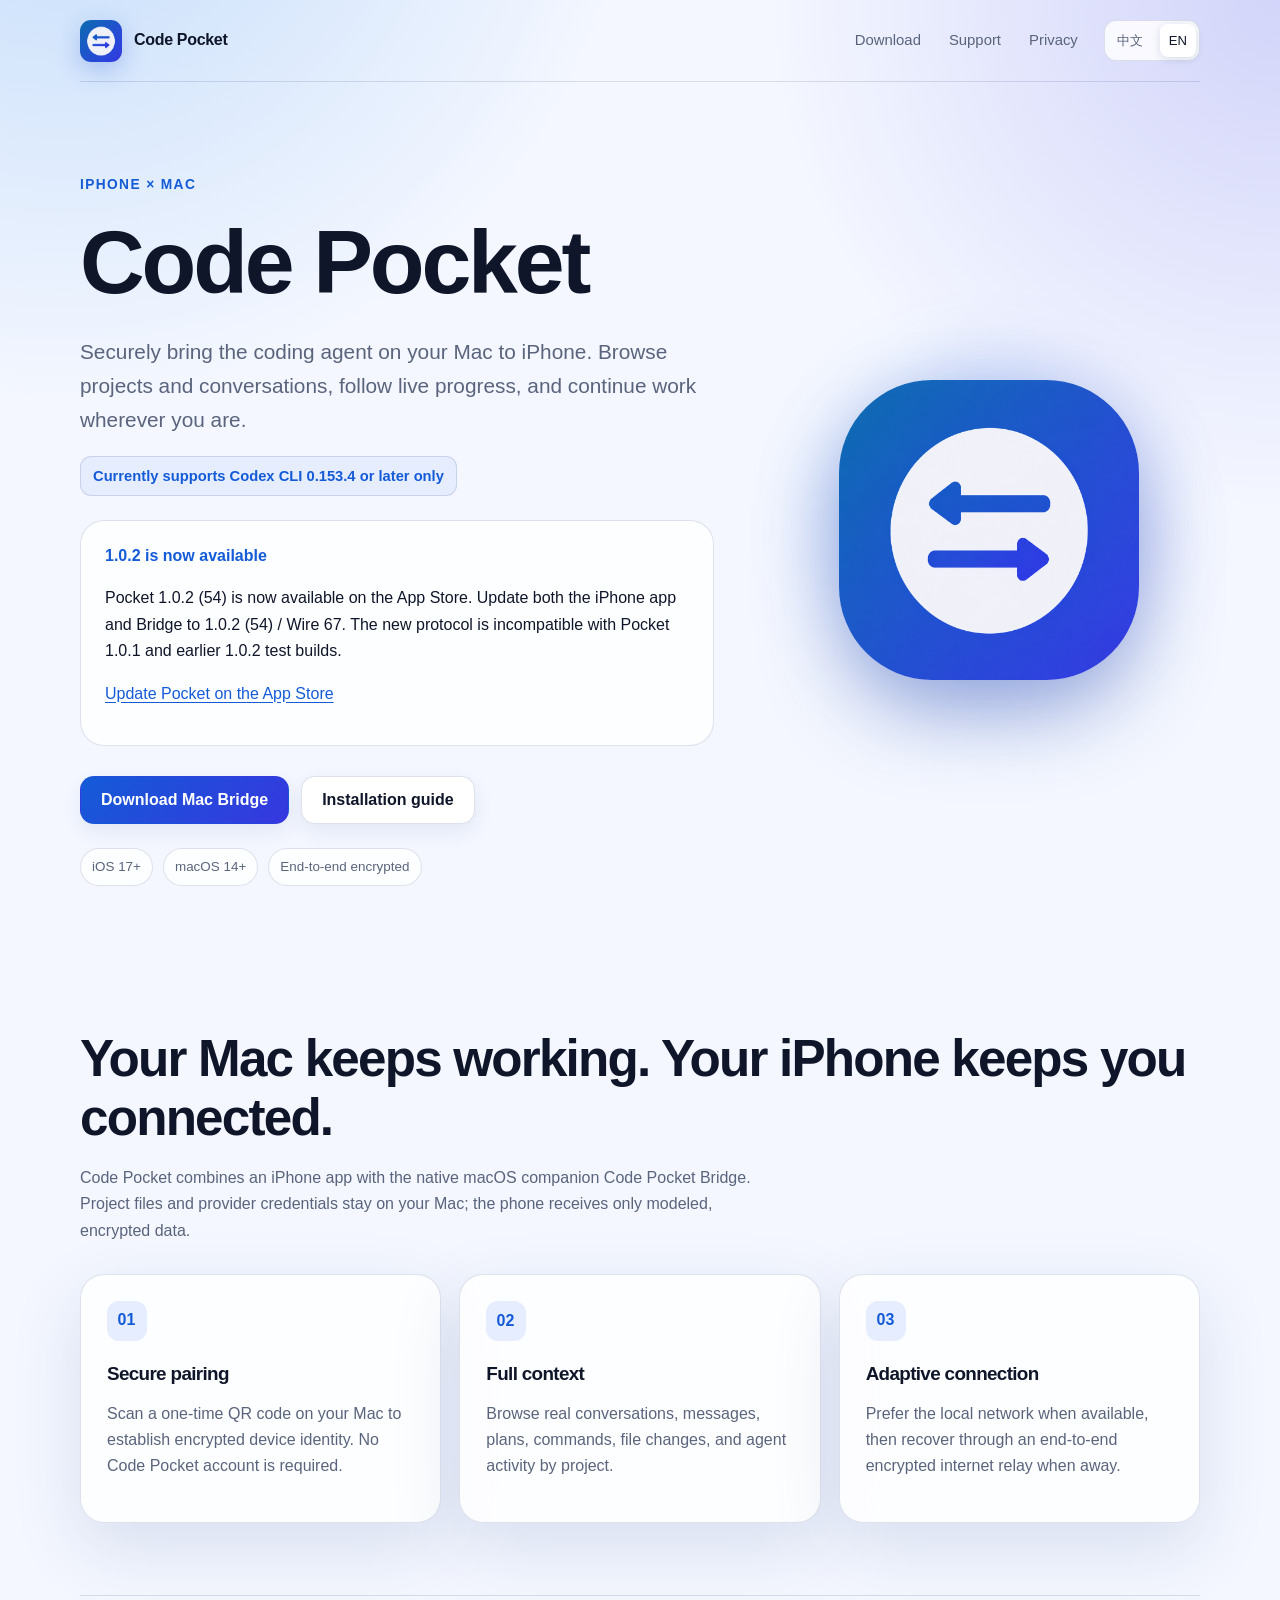
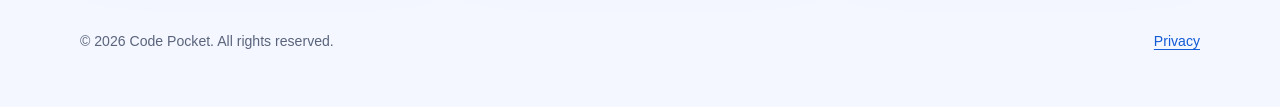
<file: index.html>
<!doctype html>
<html lang="zh-Hans">
<head>
  <meta charset="utf-8">
  <meta name="viewport" content="width=device-width, initial-scale=1">
  <meta name="description" content="Code Pocket securely connects your iPhone to your coding agent on Mac.">
  <link rel="canonical" href="https://hpp20260707.github.io/code-pocket/">
  <meta name="theme-color" content="#145bd7">
  <meta property="og:type" content="website">
  <meta property="og:site_name" content="Code Pocket">
  <meta property="og:title" content="Code Pocket">
  <meta property="og:description" content="Your coding agent, anywhere.">
  <meta property="og:url" content="https://hpp20260707.github.io/code-pocket/">
  <meta property="og:image" content="https://hpp20260707.github.io/code-pocket/og.png">
  <meta name="twitter:card" content="summary_large_image">
  <meta name="twitter:title" content="Code Pocket">
  <meta name="twitter:description" content="Your coding agent, anywhere.">
  <meta name="twitter:image" content="https://hpp20260707.github.io/code-pocket/og.png">
  <title>Code Pocket</title>
  <link rel="icon" href="app-icon.png">
  <link rel="stylesheet" href="styles.css">
  <script src="script.js" defer></script>
</head>
<body>
  <header class="shell site-header">
    <a class="brand-link" href="index.html"><img src="app-icon.png" alt=""><span>Code Pocket</span></a>
    <div class="nav-group">
      <nav class="nav-links" aria-label="Primary navigation">
        <a href="download.html"><span data-lang="zh-Hans">下载</span><span data-lang="en">Download</span></a>
        <a href="support.html"><span data-lang="zh-Hans">支持</span><span data-lang="en">Support</span></a>
        <a href="privacy.html"><span data-lang="zh-Hans">隐私</span><span data-lang="en">Privacy</span></a>
      </nav>
      <div class="language-switch" aria-label="Language">
        <button type="button" data-language-button="zh-Hans">中文</button>
        <button type="button" data-language-button="en">EN</button>
      </div>
    </div>
  </header>

  <main>
    <section class="shell hero">
      <div>
        <p class="eyebrow" data-lang="zh-Hans">iPhone × Mac</p>
        <p class="eyebrow" data-lang="en">iPhone × Mac</p>
        <h1>Code Pocket</h1>
        <p class="lead" data-lang="zh-Hans">把 Mac 上的编码智能体安全带到 iPhone。查看项目与会话、跟进实时进度，并在需要时继续工作。</p>
        <p class="lead" data-lang="en">Securely bring the coding agent on your Mac to iPhone. Browse projects and conversations, follow live progress, and continue work wherever you are.</p>
        <p class="compatibility-note" data-lang="zh-Hans">当前版本仅支持 Codex CLI 0.153.4 或更高版本</p>
        <p class="compatibility-note" data-lang="en">Currently supports Codex CLI 0.153.4 or later only</p>
        <div class="notice"><strong data-lang="zh-Hans">1.0.2 已正式发布</strong><strong data-lang="en">1.0.2 is now available</strong><p data-lang="zh-Hans">Pocket 1.0.2（54）现已在 App Store 上架。请将 iPhone App 与 Bridge 一起升级至 1.0.2（54）/ Wire 67。新协议不兼容 Pocket 1.0.1 或较早的 1.0.2 测试构建。</p><p data-lang="en">Pocket 1.0.2 (54) is now available on the App Store. Update both the iPhone app and Bridge to 1.0.2 (54) / Wire 67. The new protocol is incompatible with Pocket 1.0.1 and earlier 1.0.2 test builds.</p><p><a href="https://apps.apple.com/app/id6806752106" data-lang="zh-Hans">在 App Store 更新 Pocket</a><a href="https://apps.apple.com/app/id6806752106" data-lang="en">Update Pocket on the App Store</a></p></div>
        <div class="hero-actions">
          <a class="button primary" href="https://github.com/hpp20260707/code-pocket/releases/download/bridge-v1.0.2/Code-Pocket-Bridge-1.0.2.dmg" data-lang="zh-Hans">下载 Mac Bridge</a>
          <a class="button primary" href="https://github.com/hpp20260707/code-pocket/releases/download/bridge-v1.0.2/Code-Pocket-Bridge-1.0.2.dmg" data-lang="en">Download Mac Bridge</a>
          <a class="button" href="download.html"><span data-lang="zh-Hans">了解安装方式</span><span data-lang="en">Installation guide</span></a>
        </div>
        <div class="badge-row">
          <span class="badge">iOS 17+</span>
          <span class="badge">macOS 14+</span>
          <span class="badge" data-lang="zh-Hans">端到端加密</span>
          <span class="badge" data-lang="en">End-to-end encrypted</span>
        </div>
      </div>
      <div class="hero-art"><img src="app-icon.png" alt="Code Pocket app icon"></div>
    </section>

    <section class="shell section">
      <h2 data-lang="zh-Hans">你的 Mac 继续工作，iPhone 随时跟进</h2>
      <h2 data-lang="en">Your Mac keeps working. Your iPhone keeps you connected.</h2>
      <p class="section-intro" data-lang="zh-Hans">Code Pocket 由 iPhone App 与独立原生 macOS App「Code Pocket Bridge」组成。项目文件和 Provider 凭据留在 Mac，手机只接收正式建模并经过加密的数据。</p>
      <p class="section-intro" data-lang="en">Code Pocket combines an iPhone app with the native macOS companion Code Pocket Bridge. Project files and provider credentials stay on your Mac; the phone receives only modeled, encrypted data.</p>
      <div class="grid">
        <article class="card"><div class="icon-chip">01</div><h3 data-lang="zh-Hans">安全配对</h3><h3 data-lang="en">Secure pairing</h3><p data-lang="zh-Hans">扫描 Mac 上的一次性二维码，建立设备间加密身份，不创建 Code Pocket 账号。</p><p data-lang="en">Scan a one-time QR code on your Mac to establish encrypted device identity. No Code Pocket account is required.</p></article>
        <article class="card"><div class="icon-chip">02</div><h3 data-lang="zh-Hans">完整上下文</h3><h3 data-lang="en">Full context</h3><p data-lang="zh-Hans">按项目查看真实会话、消息、计划、命令、文件变更和智能体活动。</p><p data-lang="en">Browse real conversations, messages, plans, commands, file changes, and agent activity by project.</p></article>
        <article class="card"><div class="icon-chip">03</div><h3 data-lang="zh-Hans">智能连接</h3><h3 data-lang="en">Adaptive connection</h3><p data-lang="zh-Hans">同一网络优先使用局域网，离开后可通过端到端加密的公网 Relay 恢复连接。</p><p data-lang="en">Prefer the local network when available, then recover through an end-to-end encrypted internet relay when away.</p></article>
      </div>
    </section>
  </main>

  <footer class="shell site-footer">
    <p>© 2026 Code Pocket. All rights reserved.</p>
    <p><a href="privacy.html">Privacy</a></p>
  </footer>
</body>
</html>
</file>
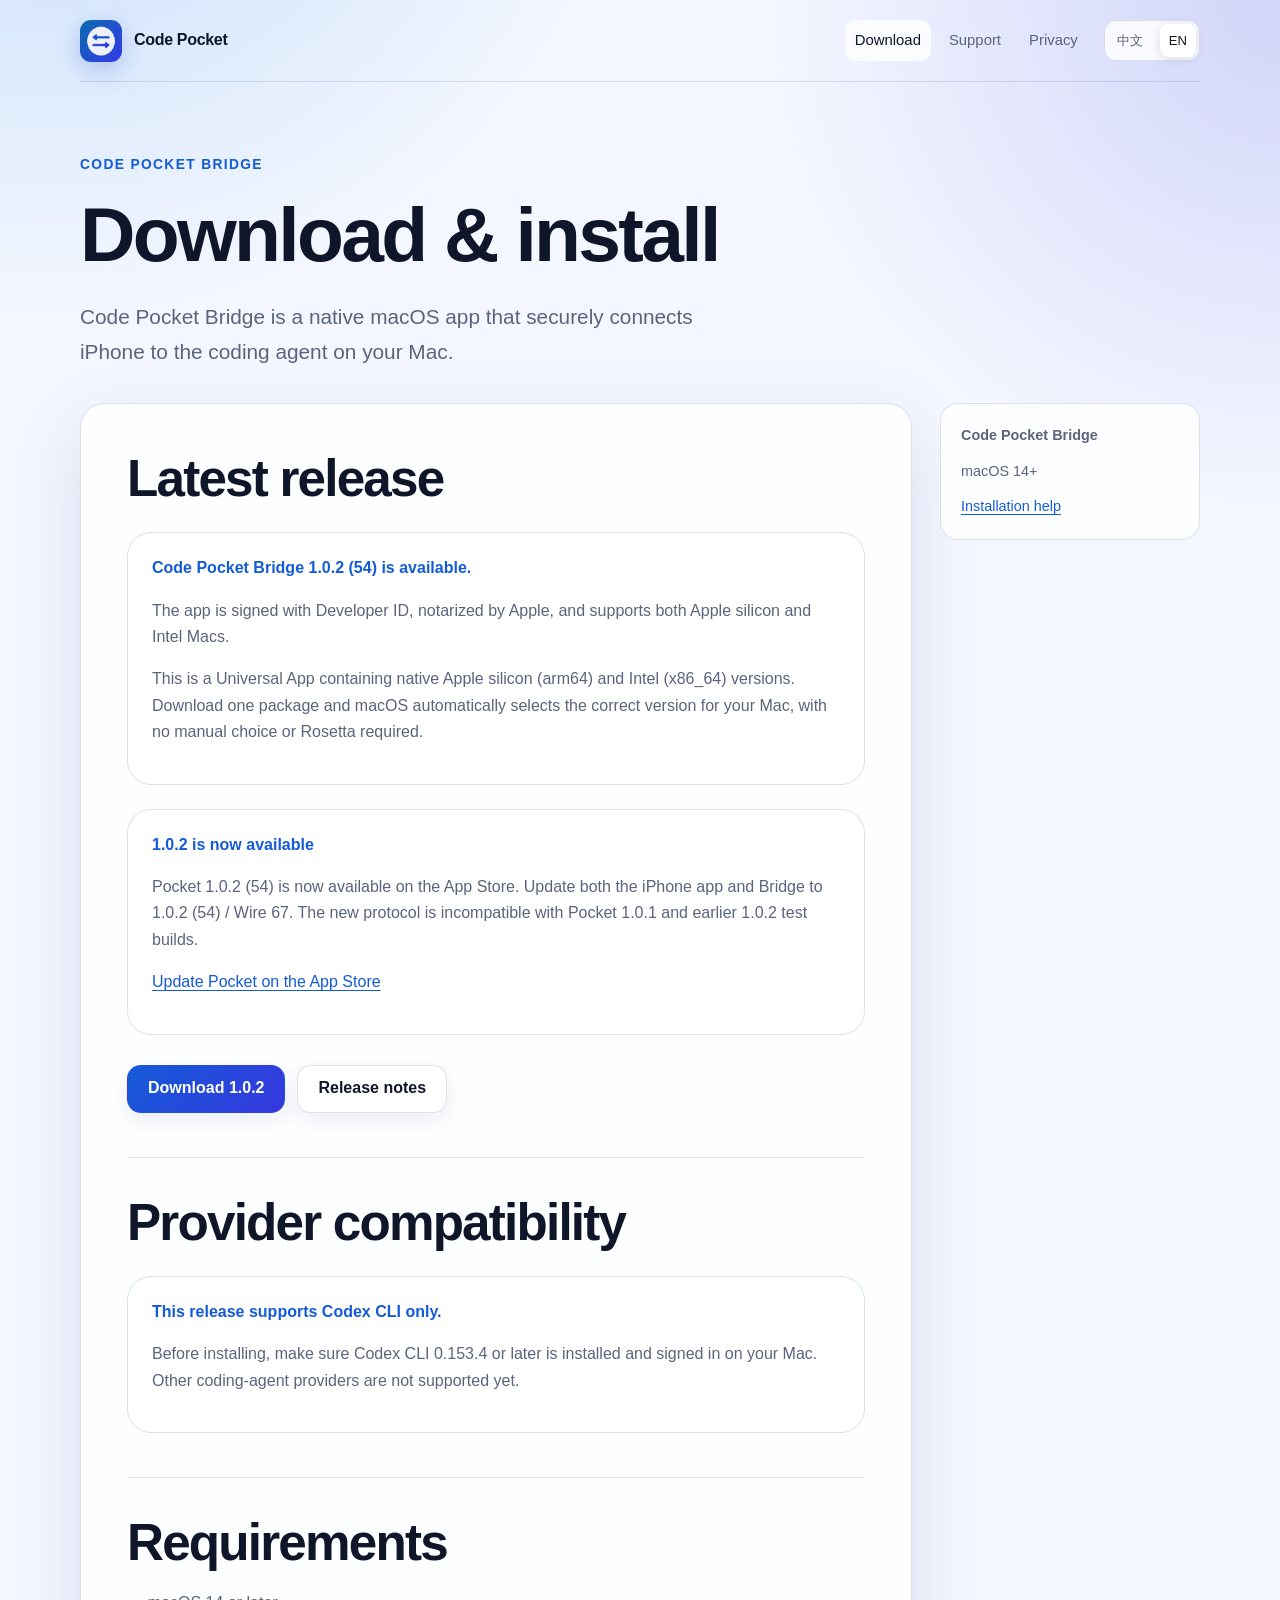
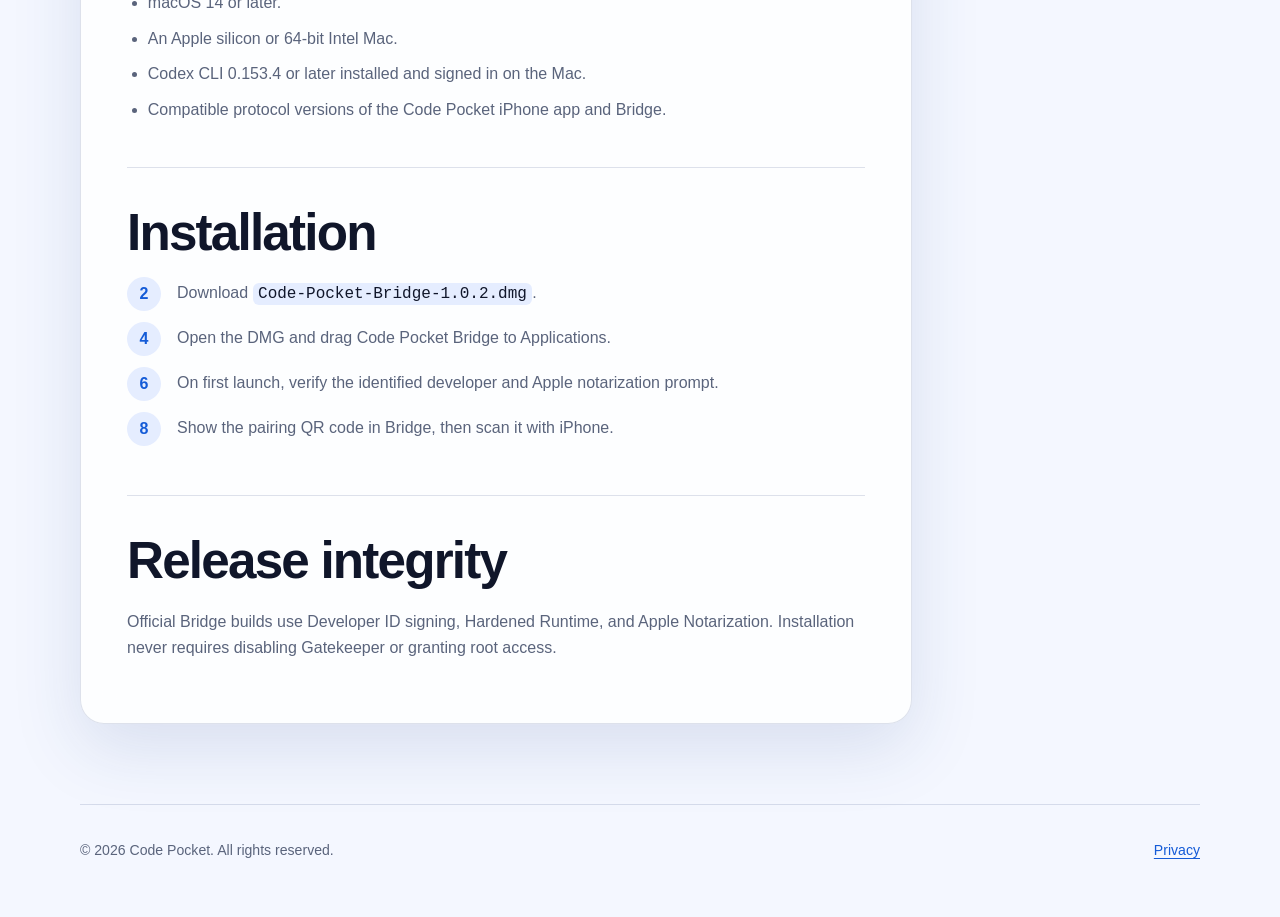
<file: download.html>
<!doctype html>
<html lang="zh-Hans">
<head>
  <meta charset="utf-8">
  <meta name="viewport" content="width=device-width, initial-scale=1">
  <meta name="description" content="Download and install Code Pocket Bridge for macOS.">
  <link rel="canonical" href="https://hpp20260707.github.io/code-pocket/download.html">
  <meta property="og:type" content="website">
  <meta property="og:site_name" content="Code Pocket">
  <meta property="og:title" content="Download Code Pocket Bridge">
  <meta property="og:description" content="Install the native Mac bridge for Code Pocket.">
  <meta property="og:url" content="https://hpp20260707.github.io/code-pocket/download.html">
  <meta property="og:image" content="https://hpp20260707.github.io/code-pocket/og.png">
  <meta name="twitter:card" content="summary_large_image">
  <meta name="twitter:title" content="Download Code Pocket Bridge">
  <meta name="twitter:description" content="Install the native Mac bridge for Code Pocket.">
  <meta name="twitter:image" content="https://hpp20260707.github.io/code-pocket/og.png">
  <title>Download · Code Pocket</title>
  <link rel="icon" href="app-icon.png">
  <link rel="stylesheet" href="styles.css">
  <script src="script.js" defer></script>
</head>
<body>
  <header class="shell site-header">
    <a class="brand-link" href="index.html"><img src="app-icon.png" alt=""><span>Code Pocket</span></a>
    <div class="nav-group">
      <nav class="nav-links" aria-label="Primary navigation"><a href="download.html" aria-current="page"><span data-lang="zh-Hans">下载</span><span data-lang="en">Download</span></a><a href="support.html"><span data-lang="zh-Hans">支持</span><span data-lang="en">Support</span></a><a href="privacy.html"><span data-lang="zh-Hans">隐私</span><span data-lang="en">Privacy</span></a></nav>
      <div class="language-switch" aria-label="Language"><button type="button" data-language-button="zh-Hans">中文</button><button type="button" data-language-button="en">EN</button></div>
    </div>
  </header>
  <main class="shell">
    <section class="page-hero"><p class="eyebrow">Code Pocket Bridge</p><h1 data-lang="zh-Hans">下载与安装</h1><h1 data-lang="en">Download & install</h1><p class="lead" data-lang="zh-Hans">Code Pocket Bridge 是独立原生 macOS App，负责安全连接 iPhone 与你 Mac 上的编码智能体。</p><p class="lead" data-lang="en">Code Pocket Bridge is a native macOS app that securely connects iPhone to the coding agent on your Mac.</p></section>
    <div class="document">
      <article class="document-card">
        <!-- mac-bridge-release:start --><section><h2 data-lang="zh-Hans">最新版本</h2><h2 data-lang="en">Latest release</h2><div class="notice"><strong data-lang="zh-Hans">Code Pocket Bridge 1.0.2（54）已发布。</strong><strong data-lang="en">Code Pocket Bridge 1.0.2 (54) is available.</strong><p data-lang="zh-Hans">安装包已经过 Developer ID 签名与 Apple 公证，支持 Apple Silicon 和 Intel Mac。</p><p data-lang="en">The app is signed with Developer ID, notarized by Apple, and supports both Apple silicon and Intel Macs.</p><p data-lang="zh-Hans">这是一个通用安装包（Universal App），同时包含 Apple Silicon（arm64）和 Intel（x86_64）原生版本。只需下载一次，macOS 会自动选择适合当前 Mac 的版本，无需手动判断芯片类型，也不需要 Rosetta。</p><p data-lang="en">This is a Universal App containing native Apple silicon (arm64) and Intel (x86_64) versions. Download one package and macOS automatically selects the correct version for your Mac, with no manual choice or Rosetta required.</p></div><div class="notice"><strong data-lang="zh-Hans">1.0.2 已正式发布</strong><strong data-lang="en">1.0.2 is now available</strong><p data-lang="zh-Hans">Pocket 1.0.2（54）现已在 App Store 上架。请将 iPhone App 与 Bridge 一起升级至 1.0.2（54）/ Wire 67。新协议不兼容 Pocket 1.0.1 或较早的 1.0.2 测试构建。</p><p data-lang="en">Pocket 1.0.2 (54) is now available on the App Store. Update both the iPhone app and Bridge to 1.0.2 (54) / Wire 67. The new protocol is incompatible with Pocket 1.0.1 and earlier 1.0.2 test builds.</p><p><a href="https://apps.apple.com/app/id6806752106" data-lang="zh-Hans">在 App Store 更新 Pocket</a><a href="https://apps.apple.com/app/id6806752106" data-lang="en">Update Pocket on the App Store</a></p></div><div class="hero-actions"><a class="button primary" href="https://github.com/hpp20260707/code-pocket/releases/download/bridge-v1.0.2/Code-Pocket-Bridge-1.0.2.dmg"><span data-lang="zh-Hans">下载 1.0.2</span><span data-lang="en">Download 1.0.2</span></a><a class="button" href="https://github.com/hpp20260707/code-pocket/releases/tag/bridge-v1.0.2"><span data-lang="zh-Hans">查看版本说明</span><span data-lang="en">Release notes</span></a></div></section><!-- mac-bridge-release:end -->
        <section><h2 data-lang="zh-Hans">Provider 兼容性</h2><h2 data-lang="en">Provider compatibility</h2><div class="notice"><strong data-lang="zh-Hans">当前版本仅支持 Codex CLI。</strong><strong data-lang="en">This release supports Codex CLI only.</strong><p data-lang="zh-Hans">安装前，请确认 Mac 已安装并登录 Codex CLI 0.153.4 或更高版本。其他编码智能体 Provider 暂不支持。</p><p data-lang="en">Before installing, make sure Codex CLI 0.153.4 or later is installed and signed in on your Mac. Other coding-agent providers are not supported yet.</p></div></section>
        <section><h2 data-lang="zh-Hans">系统要求</h2><h2 data-lang="en">Requirements</h2><ul><li data-lang="zh-Hans">macOS 14 或更高版本。</li><li data-lang="en">macOS 14 or later.</li><li data-lang="zh-Hans">Apple Silicon 或 64 位 Intel Mac。</li><li data-lang="en">An Apple silicon or 64-bit Intel Mac.</li><li data-lang="zh-Hans">Mac 上已安装并登录 Codex CLI 0.153.4 或更高版本。</li><li data-lang="en">Codex CLI 0.153.4 or later installed and signed in on the Mac.</li><li data-lang="zh-Hans">Code Pocket iPhone App 与 Bridge 使用兼容的协议版本。</li><li data-lang="en">Compatible protocol versions of the Code Pocket iPhone app and Bridge.</li></ul></section>
        <!-- mac-bridge-install:start --><section><h2 data-lang="zh-Hans">安装流程</h2><h2 data-lang="en">Installation</h2><ol class="steps"><li data-lang="zh-Hans">下载 <code>Code-Pocket-Bridge-1.0.2.dmg</code>。</li><li data-lang="en">Download <code>Code-Pocket-Bridge-1.0.2.dmg</code>.</li><li data-lang="zh-Hans">打开 DMG，将 Code Pocket Bridge 拖入“应用程序”。</li><li data-lang="en">Open the DMG and drag Code Pocket Bridge to Applications.</li><li data-lang="zh-Hans">首次打开时确认开发者与 Apple 公证信息。</li><li data-lang="en">On first launch, verify the identified developer and Apple notarization prompt.</li><li data-lang="zh-Hans">在 Bridge 中显示配对二维码，再使用 iPhone 扫描。</li><li data-lang="en">Show the pairing QR code in Bridge, then scan it with iPhone.</li></ol></section><!-- mac-bridge-install:end -->
        <section><h2 data-lang="zh-Hans">发布安全</h2><h2 data-lang="en">Release integrity</h2><p data-lang="zh-Hans">正式 Bridge 使用 Developer ID 签名、Hardened Runtime 与 Apple Notarization。安装包不会要求关闭 Gatekeeper，也不会要求 root 权限。</p><p data-lang="en">Official Bridge builds use Developer ID signing, Hardened Runtime, and Apple Notarization. Installation never requires disabling Gatekeeper or granting root access.</p></section>
      </article>
      <aside class="side-card"><p><strong>Code Pocket Bridge</strong></p><p>macOS 14+</p><p><a href="support.html"><span data-lang="zh-Hans">遇到安装问题？</span><span data-lang="en">Installation help</span></a></p></aside>
    </div>
  </main>
  <footer class="shell site-footer"><p>© 2026 Code Pocket. All rights reserved.</p><p><a href="privacy.html">Privacy</a></p></footer>
</body>
</html>
</file>
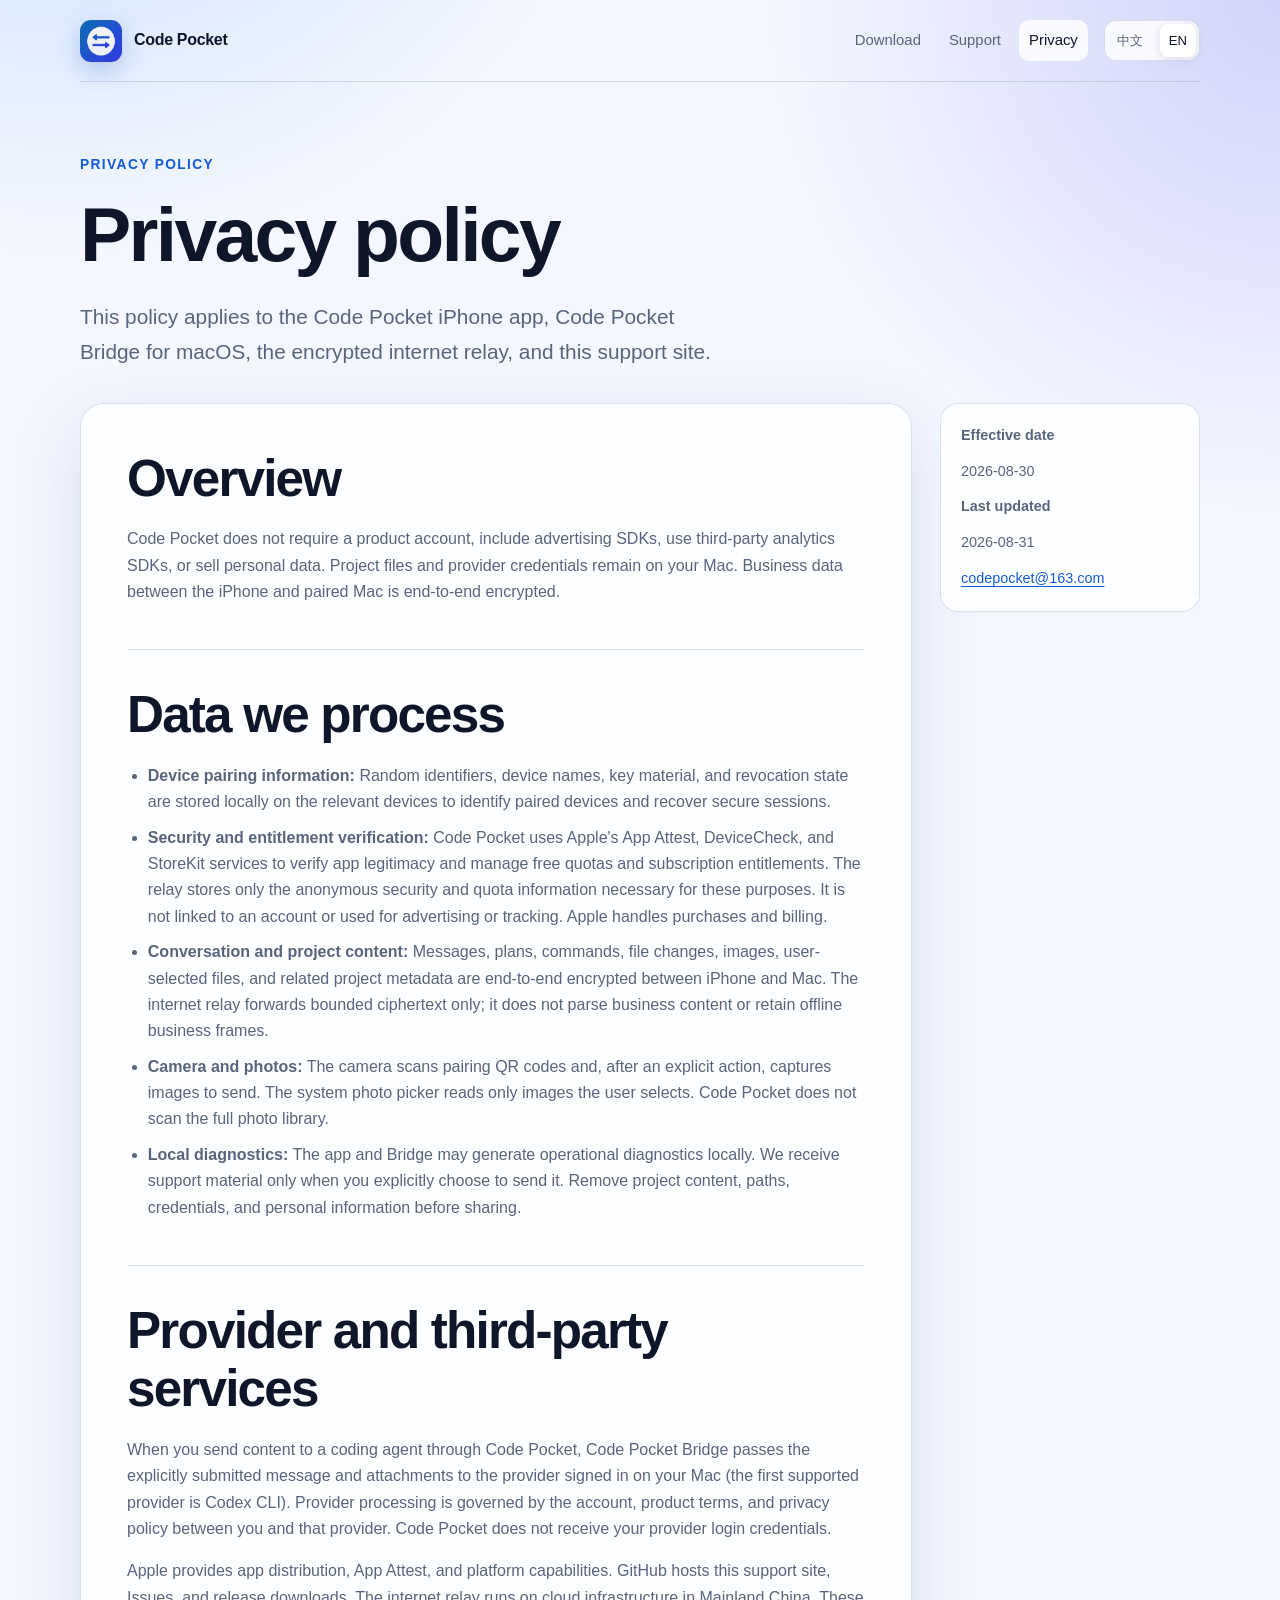
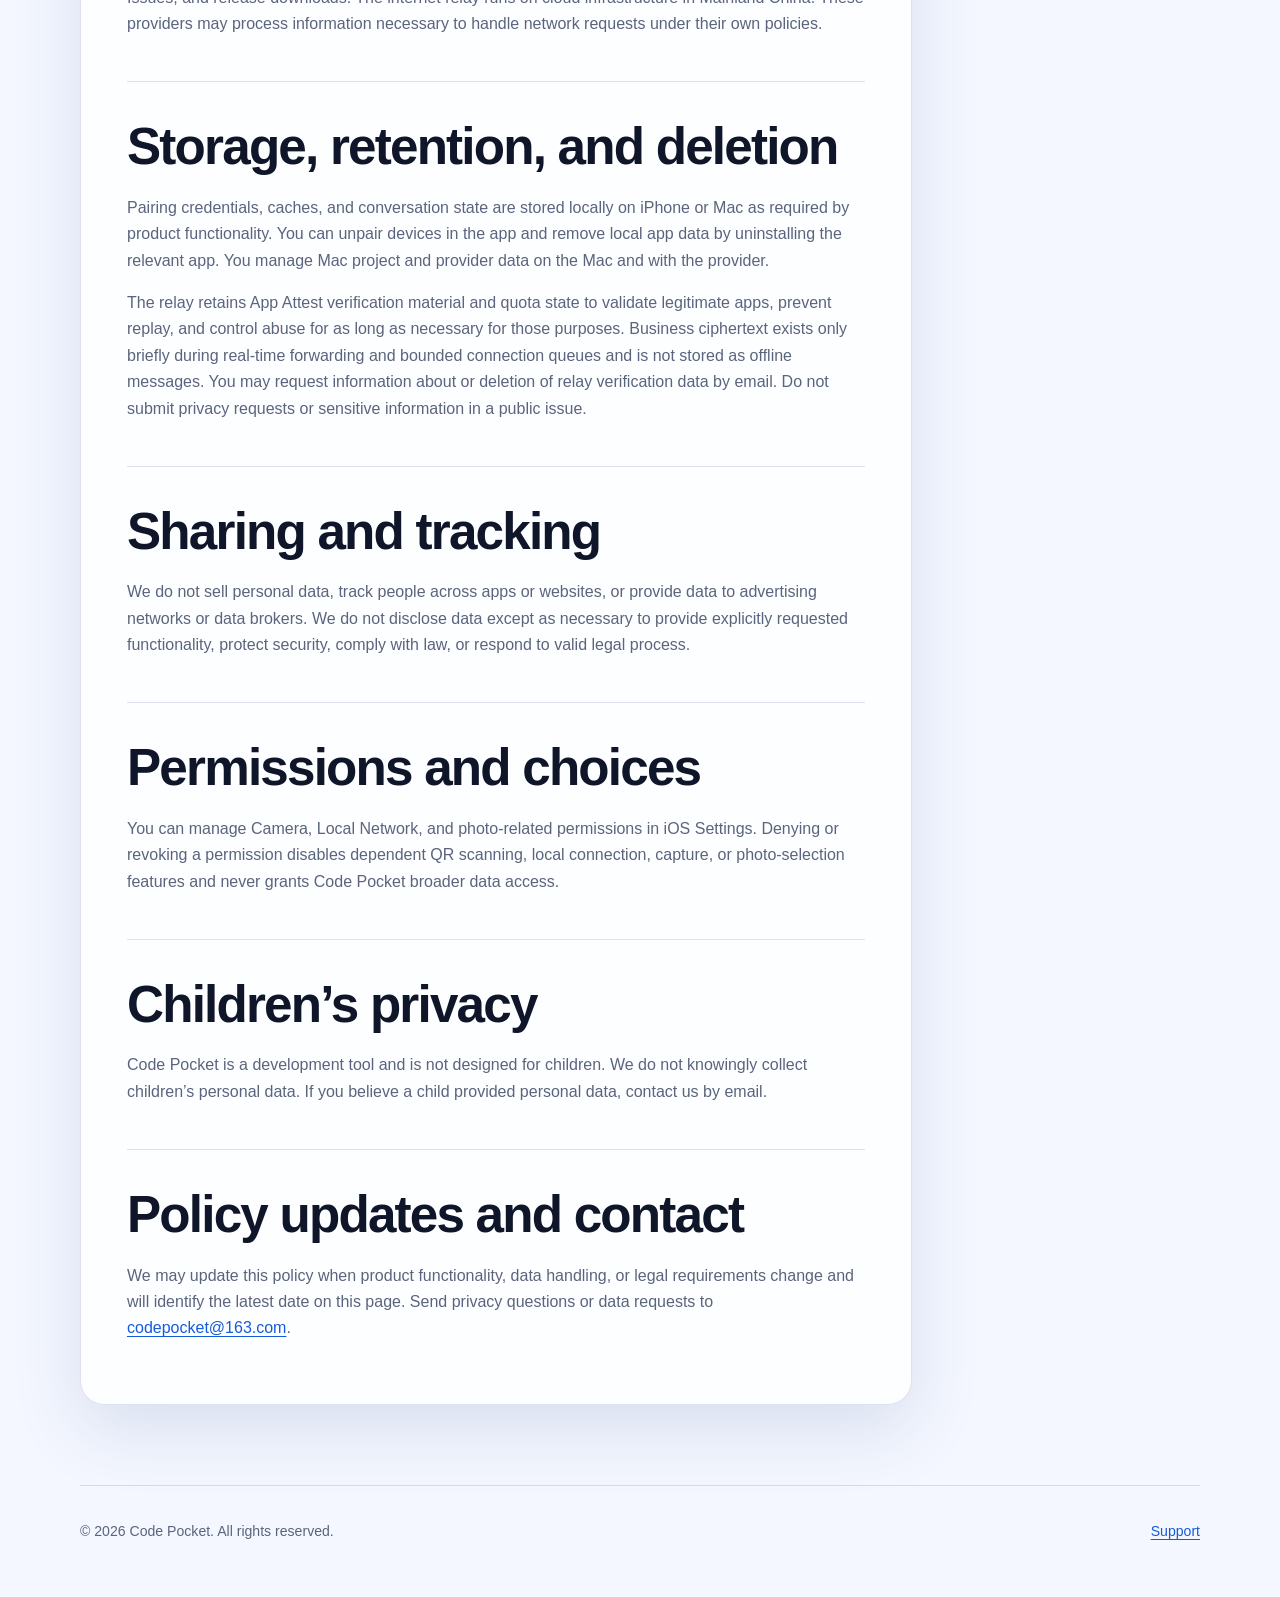
<file: privacy.html>
<!doctype html>
<html lang="zh-Hans">
<head>
  <meta charset="utf-8">
  <meta name="viewport" content="width=device-width, initial-scale=1">
  <meta name="description" content="Privacy policy for Code Pocket and Code Pocket Bridge.">
  <link rel="canonical" href="https://hpp20260707.github.io/code-pocket/privacy.html">
  <meta property="og:type" content="website">
  <meta property="og:site_name" content="Code Pocket">
  <meta property="og:title" content="Code Pocket Privacy Policy">
  <meta property="og:description" content="How Code Pocket handles device, relay, and conversation data.">
  <meta property="og:url" content="https://hpp20260707.github.io/code-pocket/privacy.html">
  <meta property="og:image" content="https://hpp20260707.github.io/code-pocket/og.png">
  <meta name="twitter:card" content="summary_large_image">
  <meta name="twitter:title" content="Code Pocket Privacy Policy">
  <meta name="twitter:description" content="How Code Pocket handles device, relay, and conversation data.">
  <meta name="twitter:image" content="https://hpp20260707.github.io/code-pocket/og.png">
  <title>Privacy Policy · Code Pocket</title>
  <link rel="icon" href="app-icon.png">
  <link rel="stylesheet" href="styles.css">
  <script src="script.js" defer></script>
</head>
<body>
  <header class="shell site-header">
    <a class="brand-link" href="index.html"><img src="app-icon.png" alt=""><span>Code Pocket</span></a>
    <div class="nav-group"><nav class="nav-links" aria-label="Primary navigation"><a href="download.html"><span data-lang="zh-Hans">下载</span><span data-lang="en">Download</span></a><a href="support.html"><span data-lang="zh-Hans">支持</span><span data-lang="en">Support</span></a><a href="privacy.html" aria-current="page"><span data-lang="zh-Hans">隐私</span><span data-lang="en">Privacy</span></a></nav><div class="language-switch" aria-label="Language"><button type="button" data-language-button="zh-Hans">中文</button><button type="button" data-language-button="en">EN</button></div></div>
  </header>
  <main class="shell">
    <section class="page-hero"><p class="eyebrow">Privacy Policy</p><h1 data-lang="zh-Hans">隐私政策</h1><h1 data-lang="en">Privacy policy</h1><p class="lead" data-lang="zh-Hans">本政策适用于 Code Pocket iPhone App、Code Pocket Bridge macOS App、配套公网 Relay 与本支持网站。</p><p class="lead" data-lang="en">This policy applies to the Code Pocket iPhone app, Code Pocket Bridge for macOS, the encrypted internet relay, and this support site.</p></section>
    <div class="document">
      <article class="document-card">
        <section><h2 data-lang="zh-Hans">概览</h2><h2 data-lang="en">Overview</h2><p data-lang="zh-Hans">Code Pocket 不要求创建产品账号，不包含广告 SDK，不使用第三方分析 SDK，也不出售个人数据。项目文件和 Provider 凭据保留在你的 Mac 上。iPhone 与已配对 Mac 之间的业务数据采用端到端加密。</p><p data-lang="en">Code Pocket does not require a product account, include advertising SDKs, use third-party analytics SDKs, or sell personal data. Project files and provider credentials remain on your Mac. Business data between the iPhone and paired Mac is end-to-end encrypted.</p></section>

        <section><h2 data-lang="zh-Hans">我们处理的数据</h2><h2 data-lang="en">Data we process</h2><ul>
          <li data-lang="zh-Hans"><strong>设备配对信息：</strong>设备生成的随机标识、设备名称、密钥材料和撤销状态保存在相应设备本地，用于识别已配对设备和恢复安全连接。</li><li data-lang="en"><strong>Device pairing information:</strong> Random identifiers, device names, key material, and revocation state are stored locally on the relevant devices to identify paired devices and recover secure sessions.</li>
          <li data-lang="zh-Hans"><strong>安全与权益验证：</strong>Code Pocket 使用 Apple 的 App Attest、DeviceCheck 和 StoreKit 服务验证 App 合法性、管理免费额度及订阅权益。Relay 仅保存必要的匿名安全与配额信息，不关联账号，不用于广告或追踪；购买和账单由 Apple 处理。</li><li data-lang="en"><strong>Security and entitlement verification:</strong> Code Pocket uses Apple's App Attest, DeviceCheck, and StoreKit services to verify app legitimacy and manage free quotas and subscription entitlements. The relay stores only the anonymous security and quota information necessary for these purposes. It is not linked to an account or used for advertising or tracking. Apple handles purchases and billing.</li>
          <li data-lang="zh-Hans"><strong>会话和项目内容：</strong>会话消息、计划、命令、文件变更、图片、用户选择的文件和相关项目元数据在 iPhone 与 Mac 之间端到端加密传输。公网 Relay 只转发有界密文，不解析业务内容，也不保存离线业务帧。</li><li data-lang="en"><strong>Conversation and project content:</strong> Messages, plans, commands, file changes, images, user-selected files, and related project metadata are end-to-end encrypted between iPhone and Mac. The internet relay forwards bounded ciphertext only; it does not parse business content or retain offline business frames.</li>
          <li data-lang="zh-Hans"><strong>相机与照片：</strong>相机用于扫描配对二维码，并可在用户明确操作时拍摄要发送的图片。系统照片选择器只读取用户主动选择的图片。Code Pocket 不扫描完整照片图库。</li><li data-lang="en"><strong>Camera and photos:</strong> The camera scans pairing QR codes and, after an explicit action, captures images to send. The system photo picker reads only images the user selects. Code Pocket does not scan the full photo library.</li>
          <li data-lang="zh-Hans"><strong>本地诊断：</strong>App 和 Bridge 可能在设备本地生成运行诊断。我们只有在你主动选择并发送时才会收到支持材料。提交前请删除项目内容、路径、凭据和个人信息。</li><li data-lang="en"><strong>Local diagnostics:</strong> The app and Bridge may generate operational diagnostics locally. We receive support material only when you explicitly choose to send it. Remove project content, paths, credentials, and personal information before sharing.</li>
        </ul></section>

        <section><h2 data-lang="zh-Hans">Provider 与第三方服务</h2><h2 data-lang="en">Provider and third-party services</h2><p data-lang="zh-Hans">当你通过 Code Pocket 向编码智能体发送内容时，Code Pocket Bridge 会将明确提交的消息和附件交给你 Mac 上已登录的 Provider（当前首个 Provider 为 Codex CLI）。Provider 对数据的处理受你与该 Provider 之间的账号、产品条款和隐私政策约束。Code Pocket 不接收你的 Provider 登录凭据。</p><p data-lang="en">When you send content to a coding agent through Code Pocket, Code Pocket Bridge passes the explicitly submitted message and attachments to the provider signed in on your Mac (the first supported provider is Codex CLI). Provider processing is governed by the account, product terms, and privacy policy between you and that provider. Code Pocket does not receive your provider login credentials.</p><p data-lang="zh-Hans">App 分发、App Attest 和设备平台能力由 Apple 提供；本支持站、Issues 与安装包下载由 GitHub 提供；公网 Relay 运行在中国大陆的云基础设施上。相关服务提供商可能依据各自政策处理网络请求所必需的信息。</p><p data-lang="en">Apple provides app distribution, App Attest, and platform capabilities. GitHub hosts this support site, Issues, and release downloads. The internet relay runs on cloud infrastructure in Mainland China. These providers may process information necessary to handle network requests under their own policies.</p></section>

        <section><h2 data-lang="zh-Hans">存储、保留与删除</h2><h2 data-lang="en">Storage, retention, and deletion</h2><p data-lang="zh-Hans">配对凭据、缓存和会话状态按产品功能保存在 iPhone 或 Mac 本地。你可以在 App 中解除配对，并通过卸载 App 清除相应设备上的本地 App 数据。Mac 项目和 Provider 数据由你在 Mac 与 Provider 中管理。</p><p data-lang="en">Pairing credentials, caches, and conversation state are stored locally on iPhone or Mac as required by product functionality. You can unpair devices in the app and remove local app data by uninstalling the relevant app. You manage Mac project and provider data on the Mac and with the provider.</p><p data-lang="zh-Hans">Relay 保存 App Attest 验证材料与配额状态，用于持续验证合法 App、防止重放和控制滥用，并在实现这些目的所需的期间保留。业务密文只在实时转发和有界连接队列中短暂存在，不作为离线消息保存。你可以通过支持邮箱提出与 Relay 验证数据相关的查询或删除请求；为避免泄露，不要在公开 Issue 中提交隐私请求或敏感信息。</p><p data-lang="en">The relay retains App Attest verification material and quota state to validate legitimate apps, prevent replay, and control abuse for as long as necessary for those purposes. Business ciphertext exists only briefly during real-time forwarding and bounded connection queues and is not stored as offline messages. You may request information about or deletion of relay verification data by email. Do not submit privacy requests or sensitive information in a public issue.</p></section>

        <section><h2 data-lang="zh-Hans">数据共享与追踪</h2><h2 data-lang="en">Sharing and tracking</h2><p data-lang="zh-Hans">我们不会出售个人数据，不使用数据进行跨 App 或网站追踪，也不会将数据提供给广告网络或数据经纪商。除提供你明确请求的产品功能、保障安全、遵守法律或响应有效法律程序所必需的情况外，我们不会主动披露数据。</p><p data-lang="en">We do not sell personal data, track people across apps or websites, or provide data to advertising networks or data brokers. We do not disclose data except as necessary to provide explicitly requested functionality, protect security, comply with law, or respond to valid legal process.</p></section>

        <section><h2 data-lang="zh-Hans">权限与选择</h2><h2 data-lang="en">Permissions and choices</h2><p data-lang="zh-Hans">你可以在 iOS 系统设置中管理相机、本地网络和照片相关权限。拒绝或撤回权限会使依赖该权限的扫码、局域网连接、拍照或选图功能不可用，但不会授权 Code Pocket 获取更多数据。</p><p data-lang="en">You can manage Camera, Local Network, and photo-related permissions in iOS Settings. Denying or revoking a permission disables dependent QR scanning, local connection, capture, or photo-selection features and never grants Code Pocket broader data access.</p></section>

        <section><h2 data-lang="zh-Hans">儿童隐私</h2><h2 data-lang="en">Children’s privacy</h2><p data-lang="zh-Hans">Code Pocket 是面向开发工作的工具，并非为儿童设计。我们不会有意收集儿童的个人数据。如果你认为儿童向我们提供了个人数据，请通过邮箱联系我们。</p><p data-lang="en">Code Pocket is a development tool and is not designed for children. We do not knowingly collect children’s personal data. If you believe a child provided personal data, contact us by email.</p></section>

        <section><h2 data-lang="zh-Hans">政策更新与联系我们</h2><h2 data-lang="en">Policy updates and contact</h2><p data-lang="zh-Hans">我们可能在产品功能、数据处理或法律要求变化时更新本政策，并在本页面标注最新日期。隐私问题或数据请求请发送至 <a href="mailto:codepocket@163.com">codepocket@163.com</a>。</p><p data-lang="en">We may update this policy when product functionality, data handling, or legal requirements change and will identify the latest date on this page. Send privacy questions or data requests to <a href="mailto:codepocket@163.com">codepocket@163.com</a>.</p></section>
      </article>
      <aside class="side-card"><p><strong data-lang="zh-Hans">生效日期</strong><strong data-lang="en">Effective date</strong></p><p>2026-08-30</p><p><strong data-lang="zh-Hans">最新更新</strong><strong data-lang="en">Last updated</strong></p><p>2026-08-31</p><p><a href="mailto:codepocket@163.com">codepocket@163.com</a></p></aside>
    </div>
  </main>
  <footer class="shell site-footer"><p>© 2026 Code Pocket. All rights reserved.</p><p><a href="support.html">Support</a></p></footer>
</body>
</html>
</file>
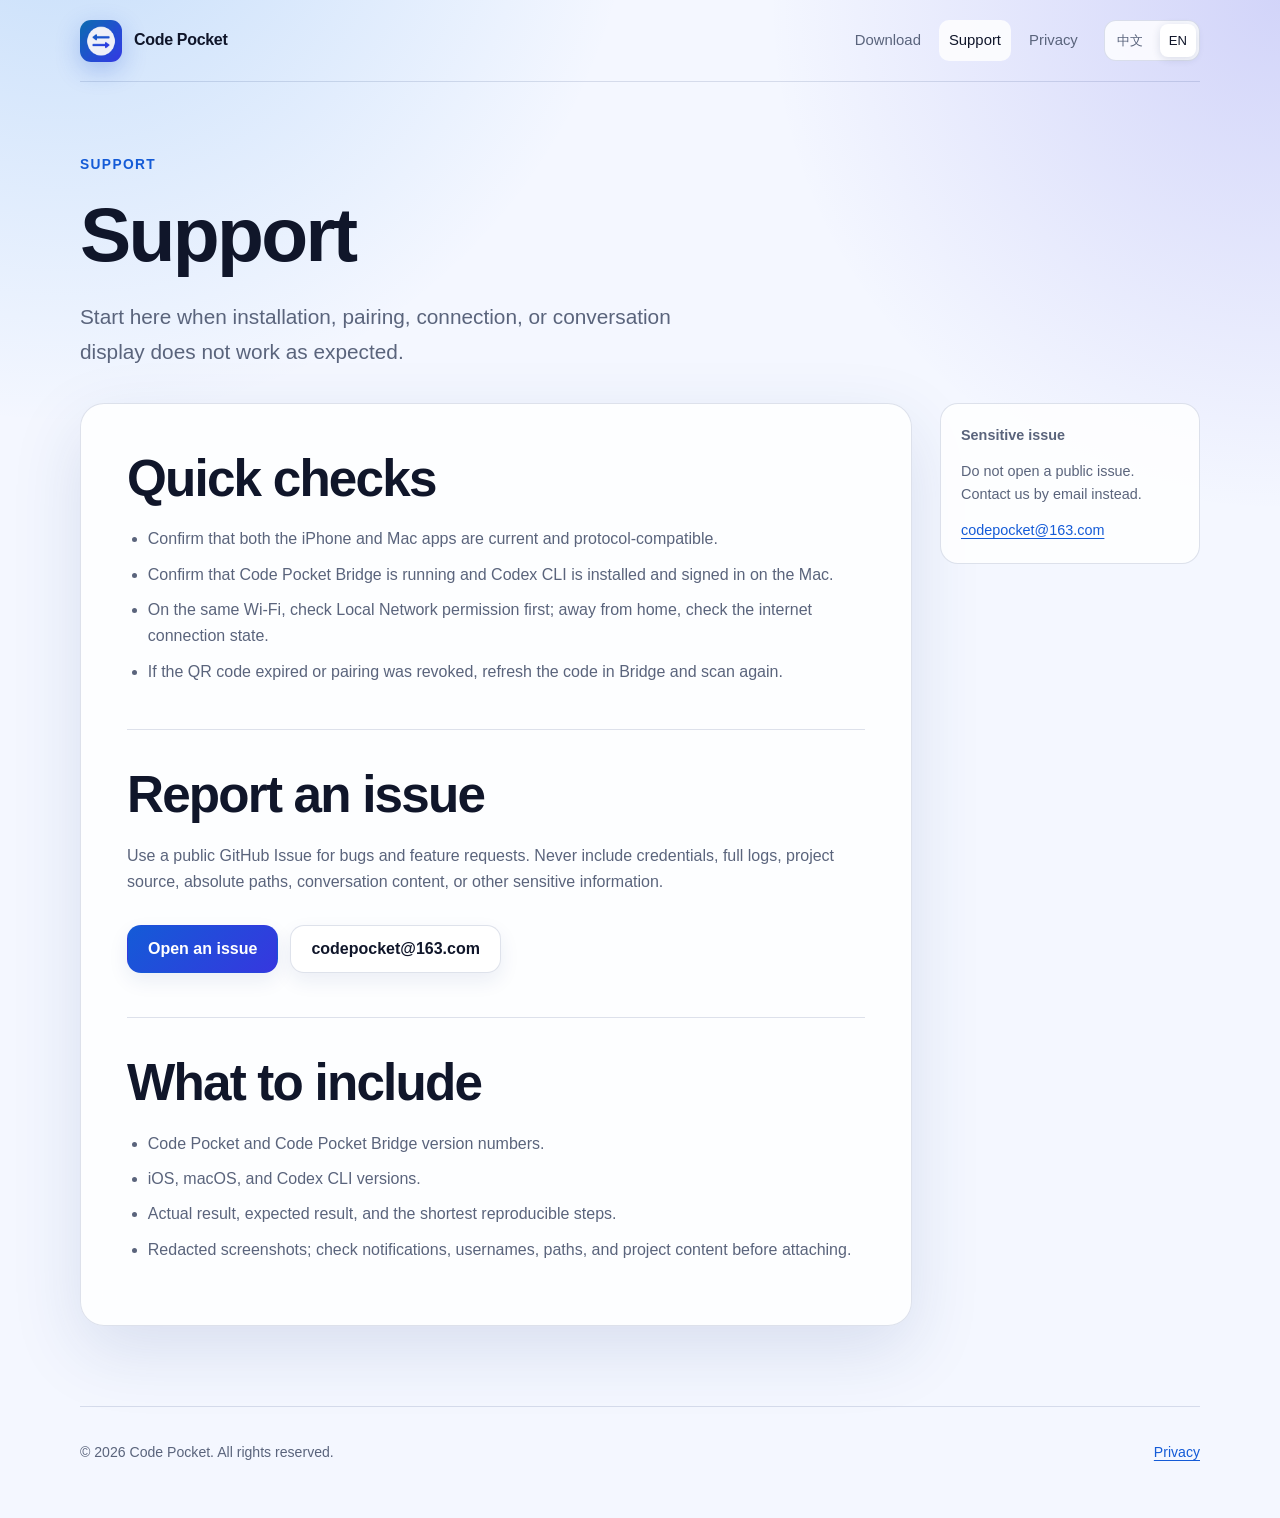
<file: support.html>
<!doctype html>
<html lang="zh-Hans">
<head>
  <meta charset="utf-8">
  <meta name="viewport" content="width=device-width, initial-scale=1">
  <meta name="description" content="Support for Code Pocket and Code Pocket Bridge.">
  <link rel="canonical" href="https://hpp20260707.github.io/code-pocket/support.html">
  <meta property="og:type" content="website">
  <meta property="og:site_name" content="Code Pocket">
  <meta property="og:title" content="Code Pocket Support">
  <meta property="og:description" content="Help for Code Pocket and Code Pocket Bridge.">
  <meta property="og:url" content="https://hpp20260707.github.io/code-pocket/support.html">
  <meta property="og:image" content="https://hpp20260707.github.io/code-pocket/og.png">
  <meta name="twitter:card" content="summary_large_image">
  <meta name="twitter:title" content="Code Pocket Support">
  <meta name="twitter:description" content="Help for Code Pocket and Code Pocket Bridge.">
  <meta name="twitter:image" content="https://hpp20260707.github.io/code-pocket/og.png">
  <title>Support · Code Pocket</title>
  <link rel="icon" href="app-icon.png">
  <link rel="stylesheet" href="styles.css">
  <script src="script.js" defer></script>
</head>
<body>
  <header class="shell site-header">
    <a class="brand-link" href="index.html"><img src="app-icon.png" alt=""><span>Code Pocket</span></a>
    <div class="nav-group"><nav class="nav-links" aria-label="Primary navigation"><a href="download.html"><span data-lang="zh-Hans">下载</span><span data-lang="en">Download</span></a><a href="support.html" aria-current="page"><span data-lang="zh-Hans">支持</span><span data-lang="en">Support</span></a><a href="privacy.html"><span data-lang="zh-Hans">隐私</span><span data-lang="en">Privacy</span></a></nav><div class="language-switch" aria-label="Language"><button type="button" data-language-button="zh-Hans">中文</button><button type="button" data-language-button="en">EN</button></div></div>
  </header>
  <main class="shell">
    <section class="page-hero"><p class="eyebrow">Support</p><h1 data-lang="zh-Hans">技术支持</h1><h1 data-lang="en">Support</h1><p class="lead" data-lang="zh-Hans">安装、配对、连接或会话显示遇到问题时，请先查看下面的排查项。</p><p class="lead" data-lang="en">Start here when installation, pairing, connection, or conversation display does not work as expected.</p></section>
    <div class="document">
      <article class="document-card">
        <section><h2 data-lang="zh-Hans">快速排查</h2><h2 data-lang="en">Quick checks</h2><ul><li data-lang="zh-Hans">确认 iPhone 与 Mac App 都是最新且协议兼容的版本。</li><li data-lang="en">Confirm that both the iPhone and Mac apps are current and protocol-compatible.</li><li data-lang="zh-Hans">确认 Code Pocket Bridge 正在运行，Mac 上的 Codex CLI 已安装并登录。</li><li data-lang="en">Confirm that Code Pocket Bridge is running and Codex CLI is installed and signed in on the Mac.</li><li data-lang="zh-Hans">同一 Wi‑Fi 下优先检查本地网络权限；跨网络时检查公网连接状态。</li><li data-lang="en">On the same Wi‑Fi, check Local Network permission first; away from home, check the internet connection state.</li><li data-lang="zh-Hans">二维码过期或设备已解除配对时，请在 Bridge 中刷新二维码后重新扫描。</li><li data-lang="en">If the QR code expired or pairing was revoked, refresh the code in Bridge and scan again.</li></ul></section>
        <section><h2 data-lang="zh-Hans">提交问题</h2><h2 data-lang="en">Report an issue</h2><p data-lang="zh-Hans">Bug 与功能建议可以通过公开 GitHub Issue 提交。请勿在 Issue 中粘贴凭据、完整日志、项目源码、绝对路径、会话正文或其他敏感信息。</p><p data-lang="en">Use a public GitHub Issue for bugs and feature requests. Never include credentials, full logs, project source, absolute paths, conversation content, or other sensitive information.</p><div class="hero-actions"><a class="button primary" href="https://github.com/hpp20260707/code-pocket/issues/new/choose"><span data-lang="zh-Hans">创建 Issue</span><span data-lang="en">Open an issue</span></a><a class="button" href="mailto:codepocket@163.com">codepocket@163.com</a></div></section>
        <section><h2 data-lang="zh-Hans">提交前请准备</h2><h2 data-lang="en">What to include</h2><ul><li data-lang="zh-Hans">Code Pocket 与 Code Pocket Bridge 的版本号。</li><li data-lang="en">Code Pocket and Code Pocket Bridge version numbers.</li><li data-lang="zh-Hans">iOS、macOS 与 Codex CLI 版本。</li><li data-lang="en">iOS, macOS, and Codex CLI versions.</li><li data-lang="zh-Hans">实际结果、预期结果和可重复的最短步骤。</li><li data-lang="en">Actual result, expected result, and the shortest reproducible steps.</li><li data-lang="zh-Hans">经过脱敏的截图；发送前检查通知、用户名、路径和项目内容。</li><li data-lang="en">Redacted screenshots; check notifications, usernames, paths, and project content before attaching.</li></ul></section>
      </article>
      <aside class="side-card"><p><strong data-lang="zh-Hans">敏感问题</strong><strong data-lang="en">Sensitive issue</strong></p><p data-lang="zh-Hans">请勿创建公开 Issue，请改用邮件联系我们。</p><p data-lang="en">Do not open a public issue. Contact us by email instead.</p><p><a href="mailto:codepocket@163.com">codepocket@163.com</a></p></aside>
    </div>
  </main>
  <footer class="shell site-footer"><p>© 2026 Code Pocket. All rights reserved.</p><p><a href="privacy.html">Privacy</a></p></footer>
</body>
</html>
</file>
<file: styles.css>
:root {
  color-scheme: light dark;
  --background: #f4f7ff;
  --surface: rgba(255, 255, 255, 0.82);
  --surface-strong: #ffffff;
  --text: #10162a;
  --muted: #5a647c;
  --line: rgba(27, 53, 112, 0.14);
  --blue: #145bd7;
  --indigo: #3637df;
  --blue-soft: #e5edff;
  --shadow: 0 24px 70px rgba(31, 61, 129, 0.13);
  --radius: 24px;
  --page: 1120px;
}

@media (prefers-color-scheme: dark) {
  :root {
    --background: #090d1b;
    --surface: rgba(19, 25, 45, 0.82);
    --surface-strong: #13192d;
    --text: #f4f6ff;
    --muted: #aab4ce;
    --line: rgba(180, 197, 255, 0.15);
    --blue: #70a5ff;
    --indigo: #8a8cff;
    --blue-soft: #17264d;
    --shadow: 0 24px 70px rgba(0, 0, 0, 0.32);
  }
}

* { box-sizing: border-box; }

html { scroll-behavior: smooth; }

body {
  margin: 0;
  min-height: 100vh;
  background:
    radial-gradient(circle at 5% -10%, rgba(18, 124, 231, 0.22), transparent 36rem),
    radial-gradient(circle at 100% 0%, rgba(56, 55, 223, 0.18), transparent 32rem),
    var(--background);
  color: var(--text);
  font-family: -apple-system, BlinkMacSystemFont, "SF Pro Text", "Helvetica Neue", Arial, sans-serif;
  line-height: 1.65;
}

a { color: var(--blue); text-underline-offset: 0.18em; }
a:hover { text-decoration-thickness: 2px; }

.shell {
  width: min(calc(100% - 40px), var(--page));
  margin: 0 auto;
}

.site-header {
  display: flex;
  align-items: center;
  justify-content: space-between;
  gap: 24px;
  min-height: 82px;
  border-bottom: 1px solid var(--line);
}

.brand-link {
  display: inline-flex;
  align-items: center;
  gap: 12px;
  color: var(--text);
  font-weight: 760;
  letter-spacing: -0.02em;
  text-decoration: none;
}

.brand-link img {
  width: 42px;
  height: 42px;
  border-radius: 11px;
  box-shadow: 0 8px 24px rgba(27, 83, 213, 0.26);
}

.nav-group, .nav-links, .language-switch {
  display: flex;
  align-items: center;
  gap: 8px;
}

.nav-links a {
  color: var(--muted);
  padding: 8px 10px;
  border-radius: 10px;
  font-size: 0.93rem;
  text-decoration: none;
}

.nav-links a:hover, .nav-links a[aria-current="page"] {
  color: var(--text);
  background: var(--surface);
}

.language-switch {
  margin-left: 8px;
  padding: 3px;
  border: 1px solid var(--line);
  border-radius: 12px;
  background: var(--surface);
}

.language-switch button {
  appearance: none;
  border: 0;
  border-radius: 8px;
  padding: 6px 9px;
  background: transparent;
  color: var(--muted);
  font: inherit;
  font-size: 0.82rem;
  cursor: pointer;
}

.language-switch button[aria-pressed="true"] {
  background: var(--surface-strong);
  color: var(--text);
  box-shadow: 0 2px 8px rgba(30, 50, 90, 0.14);
}

.hero {
  display: grid;
  grid-template-columns: 1.2fr 0.8fr;
  gap: 64px;
  align-items: center;
  padding: 92px 0 72px;
}

.eyebrow {
  margin: 0 0 14px;
  color: var(--blue);
  font-size: 0.86rem;
  font-weight: 760;
  letter-spacing: 0.1em;
  text-transform: uppercase;
}

h1, h2, h3 { line-height: 1.14; letter-spacing: -0.035em; }
h1 { margin: 0; font-size: clamp(3.1rem, 7vw, 6.3rem); }
h2 { margin: 0 0 18px; font-size: clamp(2rem, 4vw, 3.3rem); }
h3 { margin: 0 0 10px; font-size: 1.18rem; }

.lead {
  max-width: 660px;
  margin: 22px 0 0;
  color: var(--muted);
  font-size: clamp(1.08rem, 2vw, 1.3rem);
}

.compatibility-note {
  display: inline-flex;
  margin: 18px 0 0;
  padding: 7px 12px;
  border: 1px solid var(--line);
  border-radius: 11px;
  background: var(--blue-soft);
  color: var(--blue);
  font-size: 0.92rem;
  font-weight: 720;
}

.hero-actions {
  display: flex;
  flex-wrap: wrap;
  gap: 12px;
  margin-top: 30px;
}

.button {
  display: inline-flex;
  align-items: center;
  justify-content: center;
  min-height: 48px;
  padding: 0 20px;
  border: 1px solid var(--line);
  border-radius: 14px;
  background: var(--surface-strong);
  color: var(--text);
  font-weight: 690;
  text-decoration: none;
  box-shadow: 0 8px 20px rgba(24, 56, 123, 0.08);
}

.button.primary {
  border-color: transparent;
  background: linear-gradient(135deg, var(--blue), var(--indigo));
  color: #fff;
}

.button.disabled {
  color: var(--muted);
  background: var(--surface);
  cursor: default;
  box-shadow: none;
}

.hero-art {
  position: relative;
  display: grid;
  place-items: center;
  min-height: 390px;
}

.hero-art::before {
  content: "";
  position: absolute;
  width: 320px;
  height: 320px;
  border-radius: 50%;
  background: linear-gradient(135deg, rgba(28, 112, 226, 0.28), rgba(61, 56, 228, 0.24));
  filter: blur(38px);
}

.hero-art img {
  position: relative;
  width: min(72vw, 300px);
  border-radius: 31%;
  box-shadow: 0 36px 80px rgba(29, 69, 163, 0.34);
}

.badge-row {
  display: flex;
  flex-wrap: wrap;
  gap: 10px;
  margin-top: 24px;
}

.badge {
  padding: 7px 11px;
  border: 1px solid var(--line);
  border-radius: 999px;
  color: var(--muted);
  background: var(--surface);
  font-size: 0.84rem;
}

.section { padding: 72px 0; }
.section-intro { max-width: 680px; margin-bottom: 30px; color: var(--muted); }

.grid { display: grid; grid-template-columns: repeat(3, 1fr); gap: 18px; }

.card, .document-card, .notice {
  border: 1px solid var(--line);
  border-radius: var(--radius);
  background: var(--surface);
  box-shadow: var(--shadow);
  backdrop-filter: blur(18px);
}

.card { padding: 26px; }
.card p, .document-card p, .document-card li { color: var(--muted); }

.icon-chip {
  display: grid;
  place-items: center;
  width: 40px;
  height: 40px;
  margin-bottom: 22px;
  border-radius: 12px;
  background: var(--blue-soft);
  color: var(--blue);
  font-weight: 800;
}

.page-hero { padding: 72px 0 34px; }
.page-hero h1 { font-size: clamp(2.6rem, 6vw, 5rem); }

.document {
  display: grid;
  grid-template-columns: minmax(0, 1fr) 260px;
  gap: 28px;
  align-items: start;
  padding-bottom: 80px;
}

.document-card { padding: clamp(24px, 4vw, 46px); }
.document-card section + section { margin-top: 44px; padding-top: 36px; border-top: 1px solid var(--line); }
.document-card ul, .document-card ol { padding-left: 1.3rem; }
.document-card li + li { margin-top: 9px; }

.side-card {
  position: sticky;
  top: 24px;
  padding: 20px;
  border: 1px solid var(--line);
  border-radius: 18px;
  background: var(--surface);
}

.side-card p { margin: 0; color: var(--muted); font-size: 0.9rem; }
.side-card p + p { margin-top: 12px; }

.notice {
  padding: 22px 24px;
  margin: 24px 0;
  box-shadow: none;
}

.notice strong { color: var(--blue); }

.steps { counter-reset: steps; list-style: none; padding: 0 !important; }
.steps li { position: relative; padding-left: 50px; min-height: 36px; }
.steps li::before {
  counter-increment: steps;
  content: counter(steps);
  position: absolute;
  left: 0;
  top: -3px;
  display: grid;
  place-items: center;
  width: 34px;
  height: 34px;
  border-radius: 50%;
  background: var(--blue-soft);
  color: var(--blue);
  font-weight: 780;
}

.site-footer {
  display: flex;
  justify-content: space-between;
  gap: 24px;
  padding: 34px 0 54px;
  border-top: 1px solid var(--line);
  color: var(--muted);
  font-size: 0.88rem;
}

.site-footer p { margin: 0; }

code {
  padding: 0.12em 0.34em;
  border-radius: 6px;
  background: var(--blue-soft);
  color: var(--text);
  font-family: ui-monospace, SFMono-Regular, Menlo, monospace;
}

[hidden] { display: none !important; }

@media (max-width: 860px) {
  .site-header { align-items: flex-start; padding: 18px 0; }
  .nav-group { align-items: flex-end; flex-direction: column-reverse; }
  .nav-links { flex-wrap: wrap; justify-content: flex-end; }
  .hero { grid-template-columns: 1fr; gap: 18px; padding-top: 62px; }
  .hero-art { grid-row: 1; min-height: 250px; }
  .hero-art img { width: 205px; }
  .grid { grid-template-columns: 1fr; }
  .document { grid-template-columns: 1fr; }
  .side-card { position: static; }
}

@media (max-width: 600px) {
  .shell { width: min(calc(100% - 28px), var(--page)); }
  .site-header { display: block; }
  .nav-group { align-items: stretch; margin-top: 16px; }
  .nav-links { justify-content: flex-start; overflow-x: auto; flex-wrap: nowrap; }
  .nav-links a { white-space: nowrap; }
  .language-switch { align-self: flex-start; margin-left: 0; }
  .hero { padding-top: 46px; }
  .hero-art { min-height: 220px; }
  .hero-art img { width: 180px; }
  .site-footer { flex-direction: column; }
}
</file>
